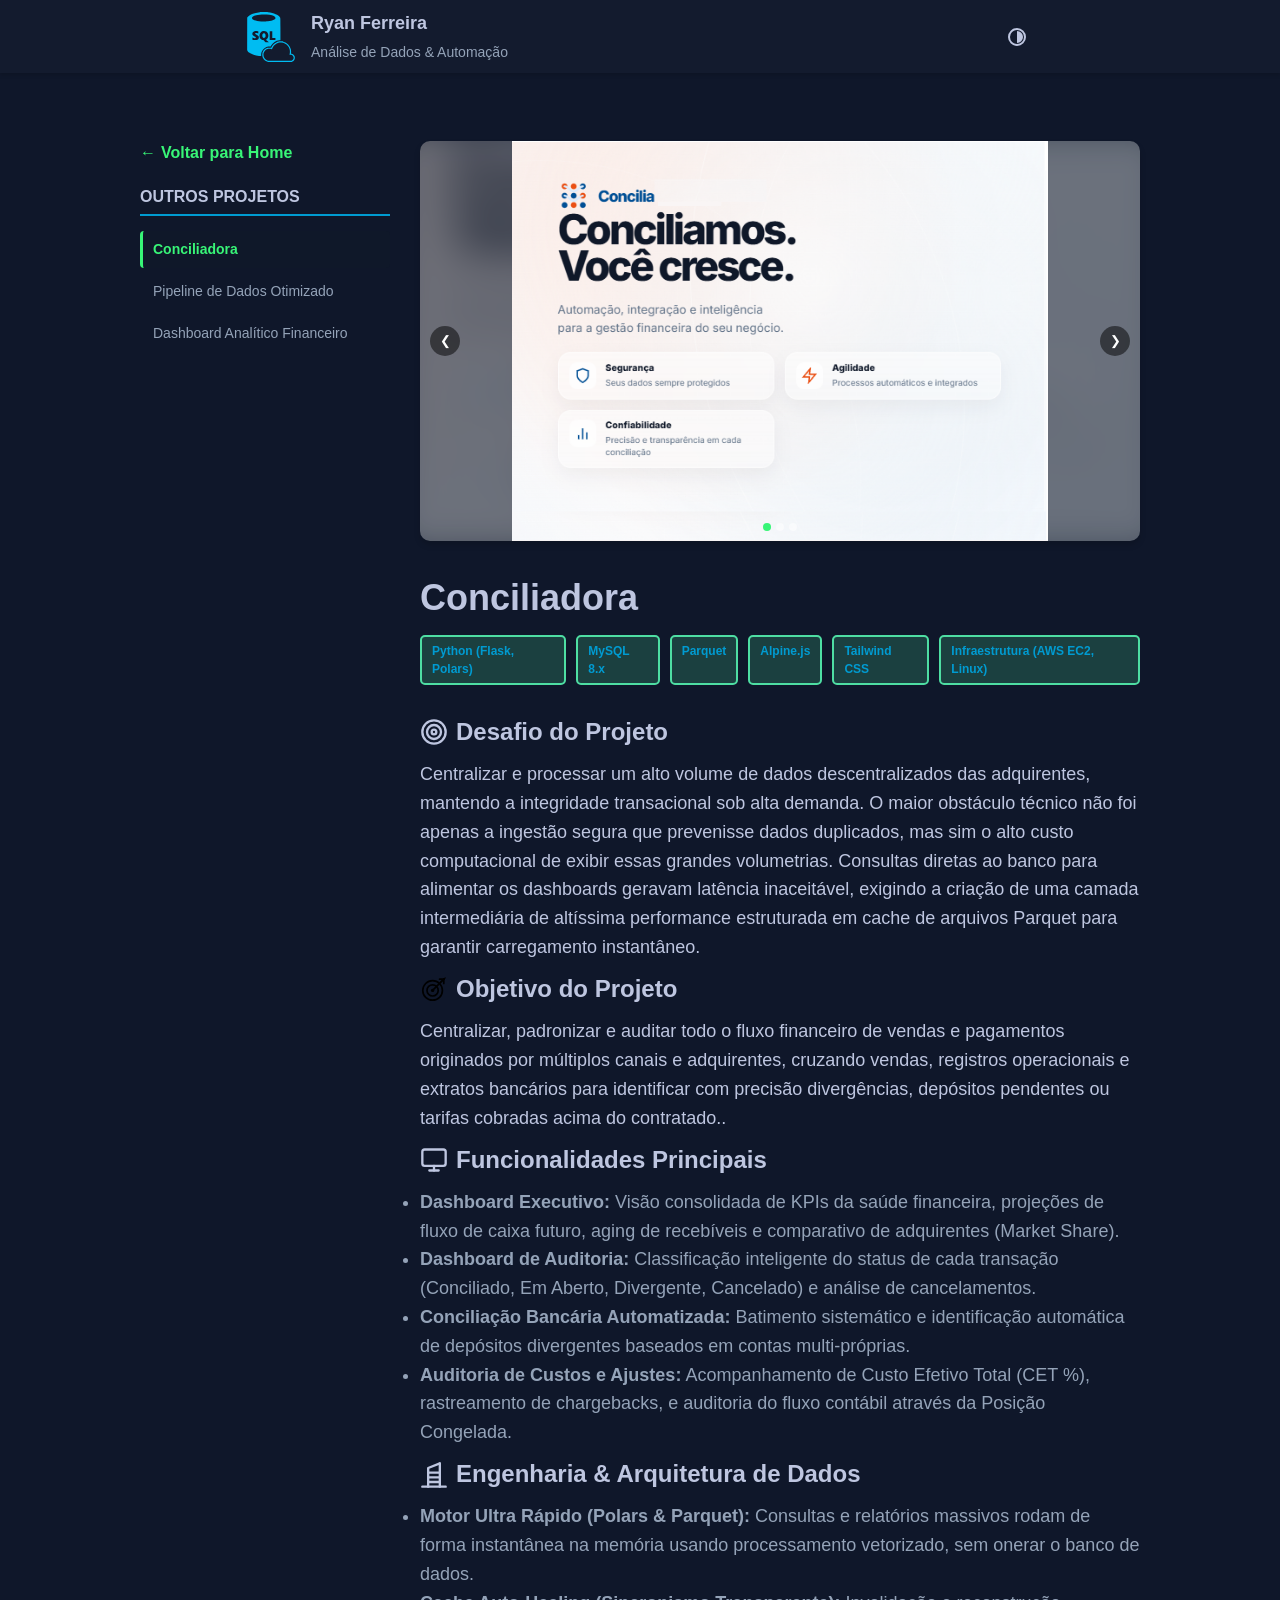
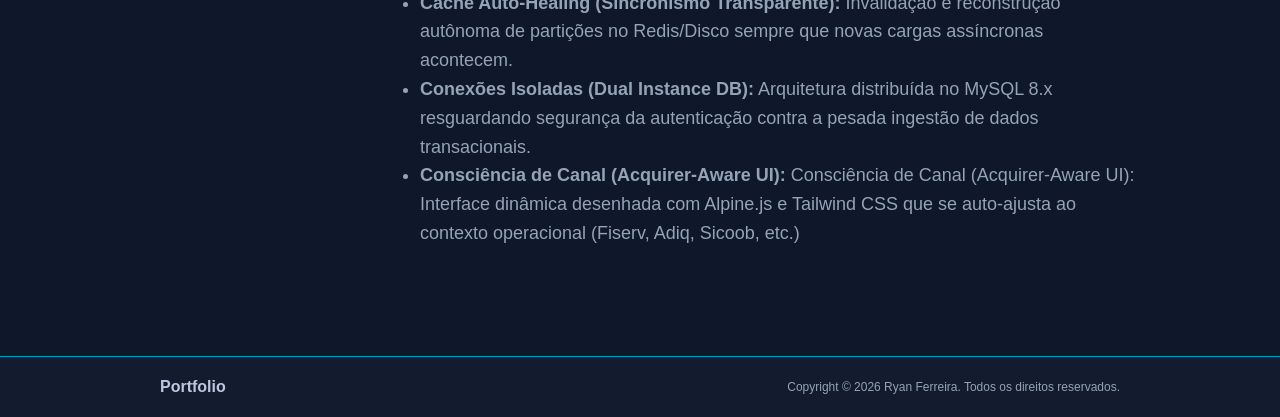
<file: projeto.html>
<!doctype html>
<html lang="en">

<head>
  <meta charset="UTF-8" />
  <meta name="viewport" content="width=device-width, initial-scale=1.0" />
  <title>Detalhes do Projeto - Ryan Ferreira</title>
  <link rel="icon" type="image/svg+xml" href="./assets/img/favicon-rfa.svg" />
  <link rel="stylesheet" href="/assets/css/style.css" />
  <script type="module" src="assets/js/projeto.js"></script>
  <style>
    .btn-voltar {
      display: inline-flex;
      align-items: center;
      gap: 0.5rem;
      margin-bottom: 2rem;
      color: var(--accent-primary);
      font-weight: bold;
      transition: transform 0.2s;
    }

    .btn-voltar:hover {
      transform: translateX(-5px);
    }

    .projeto-detalhe-hero {
      width: 100%;
      height: 40rem;
      object-fit: cover;
      border-radius: 1rem;
      margin-bottom: 3rem;
      box-shadow: 0 4px 6px var(--shadow-color);
    }

    .projeto-header {
      margin-bottom: 2rem;
    }

    .projeto-header h1 {
      font-size: 3.6rem;
      margin-bottom: 1rem;
      color: var(--text-primary);
    }

    .projeto-tags {
      gap: 1rem;
      margin-bottom: 2rem;
    }

    .projeto-conteudo {
      font-size: 1.8rem;
      line-height: 1.6;
      color: var(--text-secondary);
      margin-bottom: 4rem;
    }
  </style>
</head>

<body>
  <header>
    <nav class="cabecalho flex row">
      <div class="container-logo flex row">
        <img src="./assets/img/sql-logo.svg" alt="Logo do Portfolio" />
        <div class="container-logo-texto flex column">
          <span>Ryan Ferreira</span>
          <span>Análise de Dados & Automação </span>
        </div>
      </div>

      <div class="flex row" style="align-items: center; gap: 1rem">
        <button id="theme-toggle" class="theme-toggle" aria-label="Alternar Tema">
          <svg id="theme-icon" xmlns="http://www.w3.org/2000/svg" viewBox="0 0 24 24">
            <path
              d="M12,3A9,9,0,1,0,21,12,9,9,0,0,0,12,3Zm0,16a7,7,0,1,1,7-7A7,7,0,0,1,12,19ZM12,6V18A6,6,0,1,0,12,6Z" />
          </svg>
        </button>
      </div>
    </nav>
  </header>

  <main class="container secao layout-blog">
    <aside class="sidebar-projetos" id="sidebar-projetos">
      <a href="index.html#projetos" class="btn-voltar">
        <span>&larr;</span> Voltar para Home
      </a>

      <h3 class="sidebar-titulo">Outros Projetos</h3>
      <div id="sidebar-lista" class="sidebar-lista">
        <!-- Carregado via JS -->
      </div>
    </aside>

    <div id="projeto-conteiner" class="projeto-conteudo-main">
      <!-- O conteúdo será injetado pelo JavaScript projeto.js -->
      <h2 style="text-align: center">Carregando Detalhes do Projeto...</h2>
    </div>
  </main>

  <footer>
    <div class="rodape flex row">
      <div>
        <h3>Portfolio</h3>
      </div>
      <div>
        <p>
          Copyright &copy; 2026 Ryan Ferreira. Todos os direitos reservados.
        </p>
      </div>
    </div>
  </footer>
</body>

</html>
</file>
<file: assets/css/style.css>
:root {
  /* Colors - Dark Mode (Default) */
  --bg-primary: #0f172a;
  --bg-secondary: #131b2e;
  --bg-tertiary: #283044;
  --bg-quaternary: #0f1829;

  --text-primary: #bec6e0;
  --text-secondary: #94a3b8;
  --accent-primary: #38f577;
  --accent-secondary: #22f38b;

  --border-primary: #009bd1;
  --border-secondary: #4edea3;

  --badge-bg: #00668a;
  --badge-text: #009bd1;

  --tag-bg: #21504ab9;
  --tag-border: #4edea3;
  --tag-text: #009bd1;

  --shadow-color: rgba(0, 0, 0, 0.15);
  --shadow-dark: rgba(0, 0, 0, 0.25);
}

[data-theme="light"] {
  /* Colors - Light Mode */
  --bg-primary: #f8fafc;
  --bg-secondary: #ffffff;
  --bg-tertiary: #e2e8f0;
  --bg-quaternary: #f1f5f9;

  --text-primary: #1e293b;
  --text-secondary: #475569;
  --accent-primary: #059669;
  --accent-secondary: #10b981;

  --border-primary: #cbd5e1;
  --border-secondary: #94a3b8;

  --badge-bg: #e0f2fe;
  --badge-text: #0284c7;

  --tag-bg: #d1fae5;
  --tag-border: #34d399;
  --tag-text: #047857;

  --shadow-color: rgba(0, 0, 0, 0.05);
  --shadow-dark: rgba(0, 0, 0, 0.1);
}

* {
  margin: 0;
  padding: 0;
  box-sizing: border-box;
}

html {
  font-size: 62.5%;
  scroll-behavior: smooth;
}

body {
  font-family: "Inter", sans-serif;
  color: var(--text-primary);
  line-height: 1.5;
  font-size: 1.6rem;
  background-color: var(--bg-primary);
  transition: background-color 0.3s ease, color 0.3s ease;
}

h1 {
  color: var(--text-primary);
  font-size: 3.2rem;
}

h2 {
  color: var(--text-primary);
  font-size: 2.4rem;
  padding: 0.85rem 0;
}

h3 {
  color: var(--text-primary);
}

p {
  color: var(--text-primary);
}

a {
  text-decoration: none;
  color: var(--text-primary);
  transition: all 0.2s ease;
}

.realce-h1 {
  color: var(--accent-primary);
}

/* Utilities */
.flex {
  display: flex;

  &.row {
    flex-direction: row;
  }

  &.column {
    flex-direction: column;
  }
}

.container {
  max-width: 100rem;
  margin: 0 auto;
  gap: 2rem;
  padding: 0 2rem;
  /* Adicionado padding para responsividade */
}

.botao {
  background-color: var(--accent-primary);
  align-items: center;
  padding: 0.85rem;
  border-radius: 0.5rem;
  display: inline-block;
  font-size: 1.4rem;
  font-weight: 600;
  cursor: pointer;
  transition: transform 0.2s ease, background-color 0.2s ease;

  &:hover {
    transform: scale(1.05);
    background-color: var(--accent-secondary);
  }

  & a {
    color: var(--bg-primary);
    text-decoration: none;
    display: inline-block;
    width: 100%;
    height: 100%;
  }
}

.badge {
  background-color: var(--badge-bg);
  border: 2px solid var(--border-primary);
  display: inline-block;
  color: var(--badge-text);
  border-radius: 0.5rem;
  padding: 0.5rem;
  font-size: 1.4rem;
  width: fit-content;
}

.tags {
  background-color: var(--tag-bg);
  border: 2px solid var(--tag-border);
  display: inline-block;
  color: var(--tag-text);
  border-radius: 0.5rem;
  padding: 0.5rem 1rem;
  font-size: 1.2rem;
  font-weight: 600;
}

/* Header */
header {
  position: sticky;
  top: 0;
  z-index: 100;
  background-color: var(--bg-secondary);
  box-shadow: 0 2px 4px var(--shadow-color);

  & .cabecalho {
    justify-content: space-around;
    align-items: center;
    padding: 1rem 0;

    & .container-logo {
      align-items: center;
      gap: 1.5rem;

      & img,
      & svg {
        width: 5rem;
      }

      & .container-logo-texto {
        gap: 0.5rem;

        & span:first-child {
          font-weight: bold;
          font-size: 1.8rem;
        }

        & span:last-child {
          font-size: 1.4rem;
          color: var(--text-secondary);
        }
      }
    }

    & ul {
      display: flex;
      gap: 2.1rem;
      align-items: center;
      list-style: none;

      & li a {
        font-weight: bold;

        &:hover {
          color: var(--accent-primary);
        }
      }
    }
  }
}

/* Sections */
.secao {
  padding: 6.78rem 0;
}

/* Hero Section */
.secao-hero {
  & .container-hero {
    align-items: center;
    justify-content: space-between;

    & .box-hero {
      gap: 2rem;
      flex: 1;

      & h1 {
        line-height: 1.2;
        margin-bottom: 1rem;
      }

      & .box-botoes {
        gap: 1.5rem;
        margin-top: 1rem;

        & .metodologia {
          background-color: transparent;
          border: 2px solid var(--border-primary);

          & a {
            color: var(--border-primary);
          }

          &:hover {
            background-color: var(--border-primary);

            & a {
              color: var(--badge-bg);
            }
          }
        }
      }
    }

    & .efeito-hero {
      width: 30rem;
      height: 30rem;
      background-color: var(--bg-quaternary);
      border-radius: 0.5rem;
      border: 1px solid var(--accent-secondary);
      box-shadow: 0px 4px 15px var(--shadow-color);
      flex-shrink: 0;
    }
  }
}

/* Banner Section */
.secao-banner {
  background-color: var(--bg-tertiary);
  padding: 4rem 0;

  & .container-banner {
    justify-content: space-around;
    text-align: center;
    flex-wrap: wrap;
    /* Support small screens */
    gap: 3rem;

    & .banner-alinha {
      gap: 0.5rem;

      & h2 {
        color: var(--accent-primary);
        font-size: 1.6rem;
        padding: 0;
      }

      & h3 {
        font-size: 2.8rem;
        font-weight: 700;
        color: var(--text-primary);
      }
    }
  }
}

/* Experiências XP */
.secao-experiencias {
  & .bloco-xp-descricao {
    margin-bottom: 3rem;

    & p {
      max-width: 80rem;
      color: var(--text-secondary);
    }
  }

  & .bloco-box-xp {
    gap: 2rem;
    flex-flow: row wrap;
    justify-content: center;

    & .caixa-xp {
      background-color: var(--bg-secondary);
      box-shadow: 0px 4px 6px var(--shadow-color);
      border-radius: 0.8rem;
      padding: 3rem;
      flex: 1;
      min-width: 20rem;
      /* Responsive breakpoint */
      gap: 1.5rem;
      transition: transform 0.2s ease;

      &:hover {
        transform: translateY(-5px);
      }

      & .caixa-xp-logo {
        background-color: var(--bg-primary);
        padding: 1rem;
        border-radius: 0.5rem;
        box-shadow: 0px 2px 4px var(--shadow-color);
        display: inline-flex;
        width: fit-content;

        & img,
        & svg {
          width: 3.5rem;
          height: 3.5rem;
        }
      }

      & h3 {
        font-size: 2rem;
      }

      & p {
        color: var(--text-secondary);
        font-size: 1.4rem;
        flex-grow: 1;
      }

      & .tag-xp {
        align-self: flex-start;
      }
    }
  }
}

/* Projetos */
.secao-projetos {
  background-color: var(--bg-quaternary);

  & .projetos-titulo {
    justify-content: space-between;
    align-items: center;
    margin-bottom: 3rem;

    & a {
      color: var(--accent-primary);
      font-weight: 600;

      &:hover {
        text-decoration: underline;
      }
    }
  }

  & .blocos-box-projetos {
    flex-flow: row wrap;
    justify-content: flex-start;
    /* Changed to start so items align nicely */
    gap: 2.5rem;

    /* Project cards styles */
    & .box-projetos {
      background-color: var(--bg-secondary);
      box-shadow: 0px 4px 6px var(--shadow-color);
      padding: 2rem;
      border-radius: 0.8rem;
      width: calc(50% - 1.25rem);
      position: relative;
      gap: 1.5rem;
      transition: transform 0.2s ease;

      &:hover {
        transform: translateY(-5px);
      }

      & .badge-projetos {
        position: absolute;
        top: 2rem;
        right: 2rem;
        margin: 0;
        padding: 0.4rem 1rem;
        font-size: 1.2rem;
        z-index: 10;
      }

      & .projeto-img {
        width: 100%;
        height: 25rem;
        object-fit: cover;
        border-radius: 0.5rem;
        box-shadow: 0px 2px 4px var(--shadow-color);
        cursor: pointer;
        transition: opacity 0.2s ease;

        &:hover {
          opacity: 0.8;
        }
      }

      & .subtitulo-projeto {
        align-items: center;
        margin-top: 0.5rem;

        & h3 {
          font-size: 1.8rem;
        }

        & p {
          color: var(--accent-primary);
          font-weight: bold;
        }
      }

      &>p {
        color: var(--text-secondary);
        font-size: 1.4rem;
        display: -webkit-box;
        line-clamp: 4;
        -webkit-line-clamp: 4;
        -webkit-box-orient: vertical;
        overflow: hidden;
      }

      & .agrupa-tags {
        gap: 0.8rem;
        margin-top: auto;
        flex-wrap: wrap;
      }
    }
  }
}

/* Metodologia */
.secao-metodologia {
  & .metodologia-titulo {
    gap: 1.5rem;
    text-align: center;
    margin-bottom: 4rem;

    & p {
      max-width: 70rem;
      margin: 0 auto;
      color: var(--text-secondary);
    }
  }

  & .metodologia-container {
    justify-content: space-between;
    align-items: flex-start;
    padding: 2rem 0;
    flex-wrap: wrap;

    & .passos {
      align-items: center;
      text-align: center;
      flex: 1 1 20rem;
      /* Responsive width */
      gap: 1rem;
      position: relative;
      padding: 2rem 1rem;

      & .number {
        width: 4rem;
        height: 4rem;
        border: 0.2rem solid var(--accent-primary);
        border-radius: 0.8rem;
        justify-content: center;
        align-items: center;
        background-color: var(--bg-secondary);
        color: var(--accent-primary);
        font-weight: bold;
        font-size: 2rem;
        z-index: 2;
        margin: 0 auto 1rem;
      }

      & h3 {
        font-size: 1.6rem;
      }

      & p {
        color: var(--text-secondary);
        font-size: 1.4rem;
      }

      /* Desktop Line Connector */
      &:not(:last-child)::before {
        content: "";
        position: absolute;
        top: 4rem;
        left: 50%;
        width: 100%;
        height: 0.2rem;
        background-color: var(--border-primary);
        z-index: 1;
        opacity: 0.3;
      }
    }
  }
}

/* Carousel */
.carousel-container {
  position: relative;
  width: 100%;
  height: 25rem;
  overflow: hidden;
  border-radius: 0.5rem;
  background-color: var(--bg-quaternary);
  /* Add subtle background for letterboxing */

  & .carousel-track {
    display: flex;
    transition: transform 0.3s ease-in-out;
    height: 100%;

    & .carousel-slide {
      position: relative;
      width: 100%;
      height: 100%;
      flex-shrink: 0;
      overflow: hidden;
      display: flex;
      align-items: center;
      justify-content: center;
      background-color: var(--bg-quaternary);

      & .img-bg {
        position: absolute;
        width: 100%;
        height: 100%;
        object-fit: cover;
        filter: blur(20px);
        opacity: 0.4;
        transform: scale(1.1);
        /* Remove the edge of the blur */
        z-index: 0;
      }

      & .img-main {
        position: relative;
        width: 100%;
        height: 100%;
        object-fit: contain;
        z-index: 1;
        box-shadow: 0 4px 20px var(--shadow-dark);
        /* Subtle shadow behind main image */
      }
    }
  }

  & .carousel-btn {
    position: absolute;
    top: 50%;
    transform: translateY(-50%);
    background-color: rgba(0, 0, 0, 0.5);
    color: white;
    border: none;
    width: 3rem;
    height: 3rem;
    border-radius: 50%;
    cursor: pointer;
    z-index: 10;
    display: flex;
    align-items: center;
    justify-content: center;
    transition: background-color 0.2s ease;

    &:hover {
      background-color: var(--accent-primary);
      color: var(--bg-primary);
    }

    &.prev {
      left: 1rem;
    }

    &.next {
      right: 1rem;
    }
  }

  & .carousel-dots {
    position: absolute;
    bottom: 1rem;
    left: 50%;
    transform: translateX(-50%);
    display: flex;
    gap: 0.5rem;
    z-index: 10;

    & .dot {
      width: 0.8rem;
      height: 0.8rem;
      border-radius: 50%;
      background-color: rgba(255, 255, 255, 0.5);
      cursor: pointer;

      &.active {
        background-color: var(--accent-primary);
      }
    }
  }
}

/* Footer */
footer {
  background-color: var(--bg-secondary);
  border-top: 1px solid var(--border-primary);

  & .rodape {
    max-width: 100rem;
    margin: 0 auto;
    height: 6rem;
    justify-content: space-between;
    align-items: center;
    padding: 0 2rem;

    & h3 {
      font-size: 1.6rem;
    }

    & .redes-sociais {
      gap: 2rem;

      & .img-redesociais {
        align-items: center;
        gap: 0.5rem;

        & img,
        & svg {
          width: 2rem;
          height: 2rem;
        }

        & a:hover {
          color: var(--accent-primary);
        }
      }
    }

    & p {
      font-size: 1.2rem;
      color: var(--text-secondary);
    }
  }
}

/* Toast */
.toast-flutuante {
  position: fixed;
  bottom: 20px;
  right: 20px;
  z-index: 9999;
  max-width: 320px;
  background-color: var(--bg-secondary);
  border: 1px solid var(--border-secondary);
  border-left: 4px solid var(--accent-primary);
  border-radius: 8px;
  box-shadow: 0 8px 24px var(--shadow-dark);
  padding: 12px 16px;
  animation: slideIn 0.3s ease-out;

  & .toast-conteudo {
    display: flex;
    align-items: flex-start;
    justify-content: space-between;
    gap: 12px;

    & .toast-texto {
      & .alinha-aviso {
        align-items: center;
      }

      & strong {
        color: var(--text-primary);
        font-size: 1.2rem;
        margin-bottom: 4px;
      }

      & img,
      & svg {
        width: 1.6rem;
        height: 1.6rem;
        margin-right: 8px;
      }

      & p {
        color: var(--text-secondary);
        font-size: 1.2rem;
      }
    }

    & .btn-fechar {
      background: transparent;
      border: none;
      color: var(--text-secondary);
      font-size: 1.8rem;
      cursor: pointer;
      line-height: 1;

      &:hover {
        color: var(--text-primary);
      }
    }
  }
}

/* Theme Toggle Button */
.theme-toggle {
  background: transparent;
  border: none;
  cursor: pointer;
  padding: 0.5rem;
  border-radius: 50%;
  transition: background-color 0.2s ease;
  display: flex;
  align-items: center;
  justify-content: center;

  &:hover {
    background-color: var(--bg-quaternary);
  }

  & svg {
    width: 2.4rem;
    height: 2.4rem;
    fill: var(--text-primary);
  }
}

@keyframes slideIn {
  from {
    transform: translateY(100px);
    opacity: 0;
  }

  to {
    transform: translateY(0);
    opacity: 1;
  }
}

/* Layout Blog Sidebar (projeto.html) */
.layout-blog {
  display: flex;
  gap: 3rem;
  flex-direction: row;
  align-items: flex-start;
}

.sidebar-projetos {
  flex: 0 0 250px;
  display: flex;
  flex-direction: column;
  gap: 0;
  position: sticky;
  top: 9rem;
}

.sidebar-titulo {
  font-size: 1.6rem;
  padding-bottom: 0.5rem;
  border-bottom: 2px solid var(--border-primary);
  margin-bottom: 1.5rem;
  text-transform: uppercase;
  color: var(--text-primary);
}

.sidebar-lista {
  display: flex;
  flex-direction: column;
  gap: 0.5rem;
}

.sidebar-item {
  color: var(--text-secondary);
  font-size: 1.4rem;
  padding: 0.8rem 1rem;
  border-radius: 0.4rem;
  cursor: pointer;
  transition: all 0.2s ease;
  border-left: 3px solid transparent;
  user-select: none;
}

.sidebar-item:hover {
  background-color: var(--bg-quaternary);
  color: var(--accent-primary);
  border-left-color: var(--accent-secondary);
}

.sidebar-item.ativo {
  background-color: var(--bg-quaternary);
  color: var(--accent-primary);
  font-weight: 600;
  border-left-color: var(--accent-primary);
}

.projeto-conteudo-main {
  flex: 1;
  min-width: 0;
}

/* RESPONSIVE DESIGN - MEDIA QUERIES */

/* Tablets */
@media (max-width: 900px) {
  .secao-projetos .blocos-box-projetos .box-projetos {
    width: 100%;
  }
}

/* Smartphones */
@media (max-width: 768px) {
  html {
    font-size: 55%;
    /* Reduce base font size for smaller screens */
  }

  .layout-blog {
    flex-direction: column;
  }

  .sidebar-projetos {
    flex: none;
    width: 100%;
    position: static;
  }

  /* Header adjustments */
  header .cabecalho {
    flex-direction: column;
    gap: 1.5rem;
    padding: 1.5rem;

    & ul {
      flex-wrap: wrap;
      justify-content: center;
      gap: 1.5rem;
    }
  }

  .botao-header {
    display: none;
    /* Hide summary button on mobile if needed, or adjust it */
  }

  /* Hero Section */
  .secao-hero .container-hero {
    flex-direction: column;
    text-align: center;

    & .box-hero {
      align-items: center;
    }

    & .efeito-hero {
      width: 25rem;
      height: 25rem;
      margin-top: 3rem;
    }
  }

  /* Metodologia Connector Reset for Mobile */
  .secao-metodologia .metodologia-container .passos:not(:last-child)::before {
    display: none;
    /* Remove horizontal line on mobile */
  }

  /* Footer */
  footer .rodape {
    flex-direction: column;
    height: auto;
    gap: 1.5rem;
    padding: 2rem;
  }
}
</file>
